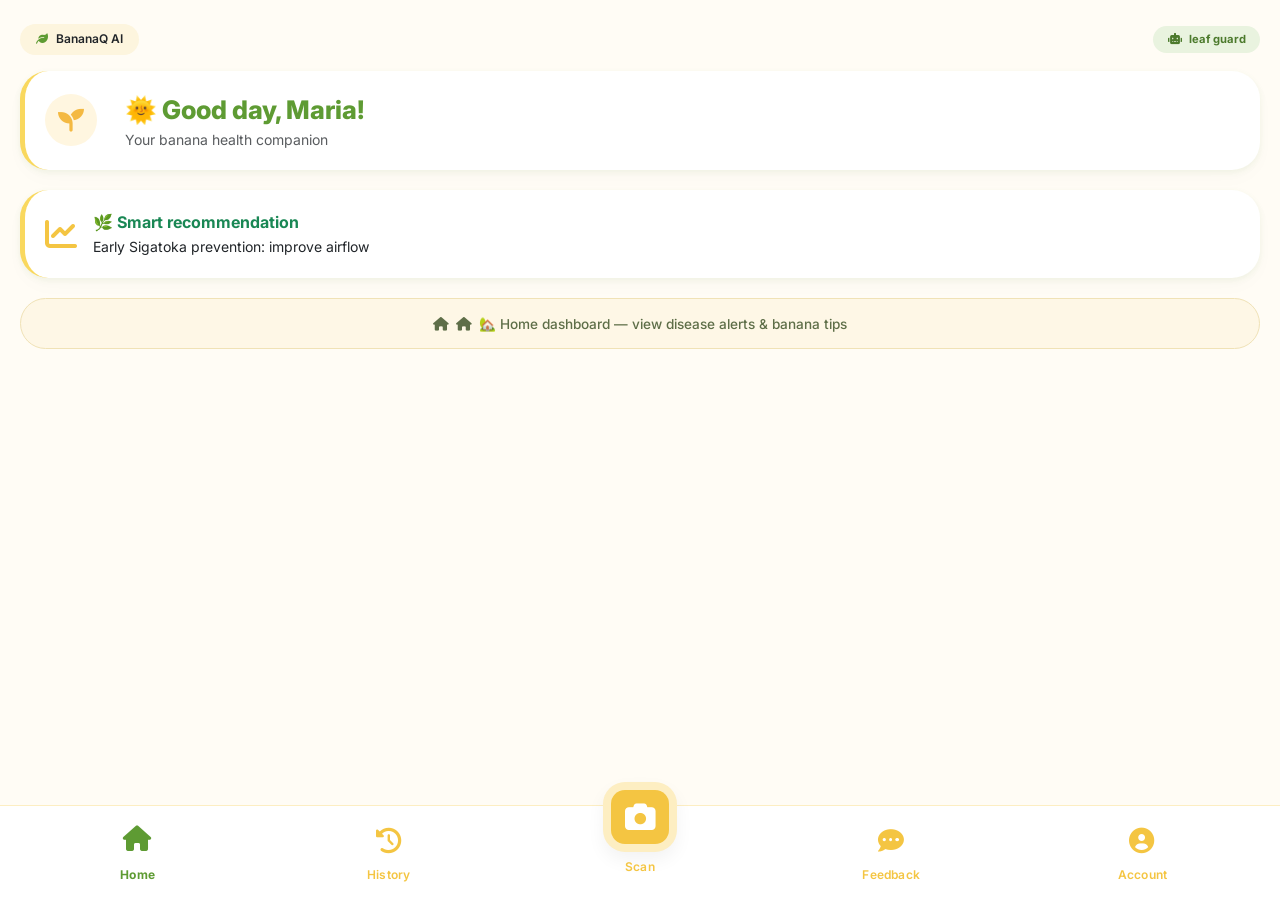
<file: mockup.html>
<!DOCTYPE html>
<html lang="en">
<head>
    <meta charset="UTF-8">
    <meta name="viewport" content="width=device-width, initial-scale=1.0, viewport-fit=cover, user-scalable=yes">
    <title>BananaQ — Smart Banana Disease Detection | Full Responsive</title>
    <link href="https://fonts.googleapis.com/css2?family=Inter:opsz,wght@14..32,400;14..32,500;14..32,600;14..32,700;14..32,800&display=swap" rel="stylesheet">
    <!-- Bootstrap 5 CSS + Icons -->
    <link href="https://cdn.jsdelivr.net/npm/bootstrap@5.3.0/dist/css/bootstrap.min.css" rel="stylesheet">
    <link rel="stylesheet" href="https://cdnjs.cloudflare.com/ajax/libs/font-awesome/6.0.0-beta3/css/all.min.css">
    <style>
        * {
            margin: 0;
            padding: 0;
            box-sizing: border-box;
        }

        body {
            background: linear-gradient(145deg, #dce8c8 0%, #b8cf9a 100%);
            font-family: 'Inter', sans-serif;
            min-height: 100vh;
            display: flex;
            align-items: center;
            justify-content: center;
        }

        /* MAIN WRAPPER: uses viewport height to fill screen exactly, no floating feel */
        .app-fullscreen {
            width: 100%;
            height: 100vh;
            background: #FFFEF7;
            display: flex;
            flex-direction: column;
            box-shadow: none;
            border-radius: 0;
            overflow: hidden;
        }

        /* App content — flexible scrolling area */
        .app-content {
            flex: 1;
            overflow-y: auto;
            padding: 1.5rem 1.25rem;
            background: #FFFCF5;
            scroll-behavior: smooth;
        }

        /* Custom scroll */
        .app-content::-webkit-scrollbar {
            width: 4px;
        }
        .app-content::-webkit-scrollbar-track {
            background: #F2ECCF;
            border-radius: 10px;
        }
        .app-content::-webkit-scrollbar-thumb {
            background: #F4C542;
            border-radius: 10px;
        }

        /* Card styles - fully responsive */
        .demo-card {
            background: white;
            border-radius: 28px;
            padding: 1.25rem;
            margin-bottom: 1.25rem;
            box-shadow: 0 8px 20px rgba(0, 0, 0, 0.02), 0 2px 6px rgba(94, 155, 51, 0.08);
            border-left: 5px solid #F9D85E;
            transition: transform 0.2s;
        }

        .demo-icon {
            background: #FFF6E0;
            width: 52px;
            height: 52px;
            border-radius: 28px;
            display: inline-flex;
            align-items: center;
            justify-content: center;
            font-size: 26px;
            color: #F4B942;
            margin-right: 12px;
        }

        .greeting {
            font-weight: 800;
            font-size: 1.6rem;
            color: #5E9B33;
        }

        .badge-leaf {
            background: #E9F3DF;
            color: #4C7A2C;
            padding: 0.3rem 0.9rem;
            border-radius: 30px;
            font-size: 0.7rem;
            font-weight: 700;
        }

        .fun-leaf {
            background: #FDF5DE;
            padding: 0.4rem 1rem;
            border-radius: 100px;
            display: inline-flex;
            align-items: center;
            gap: 8px;
            font-weight: 600;
            font-size: 0.75rem;
        }

        /* ---------- BOTTOM NAV (bootstrap grid + custom) ---------- */
        .bottom-nav-container {
            background: #FFFFFF;
            border-top: 1px solid #FDEEC2;
            padding: 0.6rem 1rem 0.8rem 1rem;
            position: relative;
            width: 100%;
        }

        .nav-shell {
            display: flex;
            align-items: flex-end;
            justify-content: space-between;
            gap: 0.5rem;
            position: relative;
        }

        /* regular nav item */
        .nav-item {
            flex: 1;
            display: flex;
            flex-direction: column;
            align-items: center;
            justify-content: flex-end;
            background: transparent;
            border: none;
            cursor: pointer;
            transition: all 0.2s cubic-bezier(0.2, 0.9, 0.4, 1.1);
            padding: 0.4rem 0 0.2rem 0;
            border-radius: 40px;
            gap: 6px;
            min-height: 64px;
        }

        .nav-spacer {
            flex: 1;
            visibility: hidden;
            pointer-events: none;
        }

        .nav-icon {
            font-size: 1.6rem;
            transition: transform 0.2s ease, color 0.2s;
            color: #F4C542;
        }

        .nav-label {
            font-size: 0.75rem !important;
            font-weight: 600;
            letter-spacing: 0.2px;
            color: #F4C542;
        }

        .nav-item.active .nav-icon {
            color: #5E9B33 !important;
            transform: translateY(-2px);
        }
        .nav-item.active .nav-label {
            color: #5E9B33 !important;
            font-weight: 700;
        }

        .nav-item:active {
            transform: scale(0.95);
        }

        /* ---------- FLOATING SCAN (lifted, modern) ---------- */
        .scan-float {
            position: absolute;
            left: 50%;
            transform: translateX(-50%);
            bottom: 1.5rem;
            z-index: 30;
            cursor: pointer;
            display: flex;
            flex-direction: column;
            align-items: center;
            gap: 6px;
            transition: all 0.2s;
        }

        .scan-btn-wrapper {
            background: #FDEEC2;
            width: 74px;
            height: 70px;
            border-radius: 22px;
            display: flex;
            align-items: center;
            justify-content: center;
            transition: all 0.3s cubic-bezier(0.2, 0.9, 0.4, 1.2);
            box-shadow: 0 8px 18px rgba(0, 0, 0, 0.05);
        }

        .scan-btn {
            background: #F4C542;
            width: 58px;
            height: 54px;
            border-radius: 14px;
            display: flex;
            align-items: center;
            justify-content: center;
            border: none;
            transition: all 0.25s;
            box-shadow: 0 3px 8px rgba(0, 0, 0, 0.1);
            position: relative;
            overflow: hidden;
        }

        .scan-btn i {
            font-size: 1.9rem;
            color: white;
            transition: all 0.25s;
        }

        .scan-btn:active {
            transform: translateY(2px);
        }
        .scan-btn-wrapper:active {
            transform: scale(0.96);
        }

        /* ACTIVE SCANNER (full green) */
        .scan-float.active .scan-btn-wrapper {
            background: #5E9B33 !important;
            box-shadow: 0 8px 20px rgba(94, 155, 51, 0.35);
        }
        .scan-float.active .scan-btn {
            background: #3a6b1f !important;
        }
        .scan-float.active .scan-btn i {
            transform: scale(1.05);
        }

        .scan-label {
            font-size: 0.75rem !important;
            font-weight: 600;
            color: #F4C542 !important;
            letter-spacing: 0.2px;
            white-space: nowrap;
            background: transparent;
        }

        .scan-float.active .scan-label {
            color: #5E9B33 !important;
            font-weight: 700;
        }

        .scan-float:hover .scan-btn-wrapper {
            transform: translateY(-3px);
        }

        .content-note {
            background: #FEF7E6;
            border-radius: 28px;
            padding: 0.9rem 1.2rem;
            text-align: center;
            font-size: 0.85rem;
            font-weight: 500;
            color: #5e6e48;
            margin-top: 1rem;
            border: 1px solid #F0E2B6;
        }

        /* ripple effect */
        .ripple-effect {
            position: absolute;
            z-index: 10;
            pointer-events: none;
            border-radius: 50%;
            background: rgba(255, 255, 255, 0.5);
            transform: scale(0);
            animation: ripple-animation 0.5s ease-out forwards;
        }
        @keyframes ripple-animation {
            0% { transform: scale(0); opacity: 0.6; }
            100% { transform: scale(10); opacity: 0; }
        }

        /* ensure no outline on focus */
        .scan-btn:focus, .nav-item:focus {
            outline: none;
            box-shadow: none;
        }

        /* For tall screens content adjusts smoothly */
        @media (max-width: 480px) {
            .demo-icon {
                width: 44px;
                height: 44px;
                font-size: 22px;
            }
            .greeting {
                font-size: 1.3rem;
            }
            .nav-icon {
                font-size: 1.4rem;
            }
            .scan-btn-wrapper {
                width: 66px;
                height: 62px;
            }
            .scan-btn {
                width: 52px;
                height: 48px;
            }
            .scan-btn i {
                font-size: 1.7rem;
            }
            .bottom-nav-container {
                padding: 0.4rem 0.75rem 0.7rem;
            }
        }

        /* extra small devices */
        @media (max-width: 360px) {
            .nav-label, .scan-label {
                font-size: 0.65rem !important;
            }
            .nav-icon {
                font-size: 1.3rem;
            }
            .scan-btn-wrapper {
                width: 60px;
                height: 56px;
            }
            .scan-btn {
                width: 48px;
                height: 44px;
            }
        }
    </style>
</head>
<body>

<!-- FULLSCREEN CONTAINER — uses 100vh, no floating look, fits any device exactly -->
<div class="app-fullscreen">
    
    <!-- Scrollable main content -->
    <div class="app-content" id="appContent">
        <div class="d-flex justify-content-between align-items-center mb-3 flex-wrap gap-2">
            <div class="fun-leaf">
                <i class="fas fa-leaf" style="color:#5E9B33;"></i> 
                <span>BananaQ AI</span>
            </div>
            <div class="badge-leaf">
                <i class="fas fa-robot me-1"></i> leaf guard
            </div>
        </div>

        <div class="demo-card">
            <div class="d-flex align-items-center gap-3 flex-wrap">
                <div class="demo-icon"><i class="fas fa-seedling"></i></div>
                <div>
                    <div class="greeting" id="dynamicGreeting">🌞 Good day, Juan!</div>
                    <p class="text-muted small mb-0" style="color: #6A7A4E;">Your banana health companion</p>
                </div>
            </div>
        </div>

        <div class="demo-card">
            <div class="d-flex gap-3 align-items-center flex-wrap">
                <i class="fas fa-chart-line" style="font-size: 2rem; color: #F4C542;"></i>
                <div>
                    <strong class="text-success">🌿 Smart recommendation</strong><br>
                    <span class="small">Early Sigatoka prevention: improve airflow</span>
                </div>
            </div>
        </div>

        <div class="content-note" id="activeTabMessage">
            <i class="fas fa-home me-1"></i> 
            <span id="currentScreenLabel">🏡 Home dashboard — Tap any tab below</span>
        </div>
        <div class="mt-2"></div>
    </div>

    <!-- BOTTOM NAVIGATION with Floating Scan -->
    <div class="bottom-nav-container">
        <div class="nav-shell">
            <!-- HOME -->
            <button class="nav-item" data-tab="home">
                <div class="nav-icon"><i class="fas fa-home"></i></div>
                <span class="nav-label">Home</span>
            </button>
            <!-- HISTORY -->
            <button class="nav-item" data-tab="history">
                <div class="nav-icon"><i class="fas fa-history"></i></div>
                <span class="nav-label">History</span>
            </button>
            <!-- spacer for symmetry (invisible) -->
            <div class="nav-spacer"></div>
            <!-- FEEDBACK -->
            <button class="nav-item" data-tab="feedback">
                <div class="nav-icon"><i class="fas fa-comment-dots"></i></div>
                <span class="nav-label">Feedback</span>
            </button>
            <!-- ACCOUNT -->
            <button class="nav-item" data-tab="account">
                <div class="nav-icon"><i class="fas fa-user-circle"></i></div>
                <span class="nav-label">Account</span>
            </button>
        </div>

        <!-- FLOATING SCAN BUTTON (raised, active turns entire green) -->
        <div class="scan-float" data-tab="scan">
            <div class="scan-btn-wrapper">
                <button class="scan-btn" aria-label="Scan">
                    <i class="fas fa-camera"></i>
                </button>
            </div>
            <div class="scan-label">Scan</div>
        </div>
    </div>
</div>

<!-- Bootstrap JS Bundle -->
<script src="https://cdn.jsdelivr.net/npm/bootstrap@5.3.0/dist/js/bootstrap.bundle.min.js"></script>
<script>
    // --------------------------------------------------------------
    // BananaQ — Full Responsive, active scan = green (wrapper+btn+icon)
    // No floating frame: app fills entire viewport exactly
    // --------------------------------------------------------------

    const tabData = [
        { id: 'home', label: 'Home', icon: 'fa-home', message: '🏡 Home dashboard — view disease alerts & banana tips' },
        { id: 'history', label: 'History', icon: 'fa-history', message: '📋 Scan history — previous diagnoses and recommendations' },
        { id: 'scan', label: 'Scan', icon: 'fa-camera', message: '📸 Smart Camera — point camera at banana leaves. AI detects diseases instantly!' },
        { id: 'feedback', label: 'Feedback', icon: 'fa-comment-dots', message: '⭐ Feedback — help us improve the AI by rating diagnoses' },
        { id: 'account', label: 'Account', icon: 'fa-user-circle', message: '👤 Account — manage profile, farm details & language settings' }
    ];

    const navButtons = document.querySelectorAll('.nav-item');
    const scanFloat = document.querySelector('.scan-float');
    const screenSpan = document.getElementById('currentScreenLabel');
    const greetingEl = document.getElementById('dynamicGreeting');
    const msgPanel = document.getElementById('activeTabMessage');

    function activateTab(activeId) {
        // regular nav items
        navButtons.forEach(btn => {
            const val = btn.getAttribute('data-tab');
            if (val === activeId) {
                btn.classList.add('active');
            } else {
                btn.classList.remove('active');
            }
        });

        // floating scan active state (full green)
        if (scanFloat) {
            const scanId = scanFloat.getAttribute('data-tab');
            if (scanId === activeId) {
                scanFloat.classList.add('active');
            } else {
                scanFloat.classList.remove('active');
            }
        }

        // update content message
        const activeObj = tabData.find(t => t.id === activeId);
        if (activeObj && screenSpan) {
            screenSpan.innerHTML = `<i class="fas ${activeObj.icon} me-1"></i> ${activeObj.message}`;
        }

        // dynamic greeting
        if (greetingEl) {
            if (activeId === 'home') greetingEl.innerHTML = '🌞 Good day, Maria!';
            else if (activeId === 'scan') greetingEl.innerHTML = '📸 Camera ready — scan now';
            else if (activeId === 'history') greetingEl.innerHTML = '📜 Your farm journey';
            else if (activeId === 'feedback') greetingEl.innerHTML = '💬 Let’s grow together';
            else if (activeId === 'account') greetingEl.innerHTML = '🍌 BananaQ profile';
        }

        // subtle flash effect when scan selected
        if (activeId === 'scan' && msgPanel) {
            msgPanel.style.background = '#FEF0D4';
            setTimeout(() => { if(msgPanel) msgPanel.style.background = ''; }, 300);
        }
    }

    // attach click events to standard nav items
    navButtons.forEach(btn => {
        btn.addEventListener('click', (e) => {
            e.stopPropagation();
            const tabId = btn.getAttribute('data-tab');
            if (tabId) {
                activateTab(tabId);
                btn.style.transform = 'scale(0.96)';
                setTimeout(() => { if(btn) btn.style.transform = ''; }, 120);
            }
        });
    });

    // Floating scan button click handler
    if (scanFloat) {
        const scanInnerBtn = scanFloat.querySelector('.scan-btn');
        
        const handleScanTap = (e) => {
            if (e) {
                e.preventDefault();
                e.stopPropagation();
            }
            const scanId = scanFloat.getAttribute('data-tab');
            if (scanId) {
                activateTab(scanId);
                const btnInner = scanFloat.querySelector('.scan-btn');
                if (btnInner) {
                    btnInner.style.transform = 'scale(0.92)';
                    setTimeout(() => { if(btnInner) btnInner.style.transform = ''; }, 150);
                }
            }
        };

        if (scanInnerBtn) {
            scanInnerBtn.addEventListener('click', handleScanTap);
        }
        scanFloat.addEventListener('click', (e) => {
            if (scanInnerBtn && (e.target === scanInnerBtn || scanInnerBtn.contains(e.target))) return;
            handleScanTap(e);
        });

        // press animation for wrapper
        const wrap = scanFloat.querySelector('.scan-btn-wrapper');
        if (wrap) {
            wrap.addEventListener('mousedown', () => { wrap.style.transform = 'scale(0.96)'; });
            wrap.addEventListener('mouseup', () => { wrap.style.transform = ''; });
            wrap.addEventListener('mouseleave', () => { wrap.style.transform = ''; });
        }
        if (scanInnerBtn) {
            scanInnerBtn.addEventListener('mousedown', () => { if(wrap) wrap.style.transform = 'scale(0.96)'; });
            scanInnerBtn.addEventListener('mouseup', () => { if(wrap) wrap.style.transform = ''; });
            scanInnerBtn.addEventListener('mouseleave', () => { if(wrap) wrap.style.transform = ''; });
        }
    }

    // micro interactions for nav items (press feedback)
    document.querySelectorAll('.nav-item').forEach(btn => {
        btn.addEventListener('mousedown', () => { btn.style.transform = 'scale(0.95)'; });
        btn.addEventListener('mouseup', () => { btn.style.transform = ''; });
        btn.addEventListener('mouseleave', () => { btn.style.transform = ''; });
    });

    // default active = home
    activateTab('home');

    // rotating scanner tips (only visible when scanner active)
    const scanTips = [
        "🍌 Pro tip: Remove diseased leaves to stop fungus spread",
        "🌱 Weekly scouting reduces Sigatoka by 60%",
        "📸 Use flash in low light for accurate detection",
        "💧 Water early morning to reduce leaf wetness",
        "🐞 Encourage beneficial insects near banana plots",
        "🔍 BananaQ AI detects 99% of early infections"
    ];
    let tipCounter = 0;
    setInterval(() => {
        if (msgPanel && scanFloat && scanFloat.classList.contains('active')) {
            const tip = scanTips[tipCounter % scanTips.length];
            msgPanel.innerHTML = `<i class="fas fa-camera" style="color:#5E9B33;"></i> ${tip} &nbsp;🔍`;
            tipCounter++;
        } else if (msgPanel) {
            // restore current tab message if not in scan mode
            const activeNav = document.querySelector('.nav-item.active');
            let activeId = activeNav ? activeNav.getAttribute('data-tab') : 'home';
            if (scanFloat && scanFloat.classList.contains('active')) activeId = 'scan';
            const tabInfo = tabData.find(t => t.id === activeId);
            if (tabInfo && !msgPanel.innerHTML.includes(tabInfo.message)) {
                msgPanel.innerHTML = `<i class="fas ${tabInfo.icon} me-1"></i> ${tabInfo.message}`;
            }
        }
    }, 4800);

    // Ripple effect for scan button (delight)
    function attachRipple(el) {
        if (!el) return;
        el.addEventListener('click', (e) => {
            const rippleSpan = document.createElement('span');
            rippleSpan.classList.add('ripple-effect');
            const rect = el.getBoundingClientRect();
            let x = e.clientX ? e.clientX - rect.left : rect.width / 2;
            let y = e.clientY ? e.clientY - rect.top : rect.height / 2;
            rippleSpan.style.left = `${x}px`;
            rippleSpan.style.top = `${y}px`;
            rippleSpan.style.position = 'absolute';
            el.style.position = 'relative';
            el.appendChild(rippleSpan);
            setTimeout(() => rippleSpan.remove(), 500);
        });
    }
    const realScanBtn = document.querySelector('.scan-btn');
    if (realScanBtn) attachRipple(realScanBtn);

    // ensure border color consistency on scroll (background match)
    const scrollArea = document.querySelector('.app-content');
    const navBar = document.querySelector('.bottom-nav-container');
    if (scrollArea && navBar) {
        scrollArea.addEventListener('scroll', () => {
            // just a placeholder for stability
            if (scrollArea.scrollTop > 5) {
                navBar.style.borderTopColor = '#FDEEC2';
            } else {
                navBar.style.borderTopColor = '#FDEEC2';
            }
        });
    }

    // prevent context menu on interactive elements
    document.querySelectorAll('.nav-item, .scan-btn, .scan-float').forEach(el => {
        el.addEventListener('contextmenu', (e) => e.preventDefault());
    });

    // Final polish: enforce exact green active style (full)
    console.log("✅ BananaQ fully responsive — fills viewport, scanner active (green wrapper/button/icon), no floating frame.");
</script>

<!-- additional safety overrides for colors and full green activation -->
<style>
    /* Hard overwrites for consistency */
    .nav-item .nav-icon, .nav-item .nav-label {
        color: #F4C542 !important;
    }
    .nav-item.active .nav-icon,
    .nav-item.active .nav-label {
        color: #5E9B33 !important;
    }

    .scan-label {
        color: #F4C542 !important;
    }
    .scan-float.active .scan-label {
        color: #5E9B33 !important;
    }

    .scan-btn-wrapper {
        background: #FDEEC2 !important;
    }
    .scan-float.active .scan-btn-wrapper {
        background: #5E9B33 !important;
        box-shadow: 0 6px 16px rgba(94, 155, 51, 0.35) !important;
    }
    .scan-float.active .scan-btn {
        background: #3a6b1f !important;
    }
    .scan-float.active .scan-btn i {
        color: white !important;
        transform: scale(1.02);
    }
    .scan-btn i {
        color: white !important;
    }
    .bottom-nav-container {
        border-top: 1px solid #FDEEC2;
    }
    .scan-btn, .scan-btn:focus {
        outline: none;
        box-shadow: none;
    }
    .nav-spacer {
        visibility: hidden;
        flex: 1;
    }
    /* Remove any external borders that might cause floating look */
    .app-fullscreen {
        border-radius: 0;
        margin: 0;
        width: 100%;
        height: 100vh;
    }
    body {
        margin: 0;
        padding: 0;
    }
    /* ensure consistent spacing on all devices */
    .nav-item, .scan-float {
        min-height: 62px;
    }
    @media (max-width: 480px) {
        .nav-item, .scan-float {
            min-height: 56px;
        }
    }
</style>
</body>
</html>
</file>
